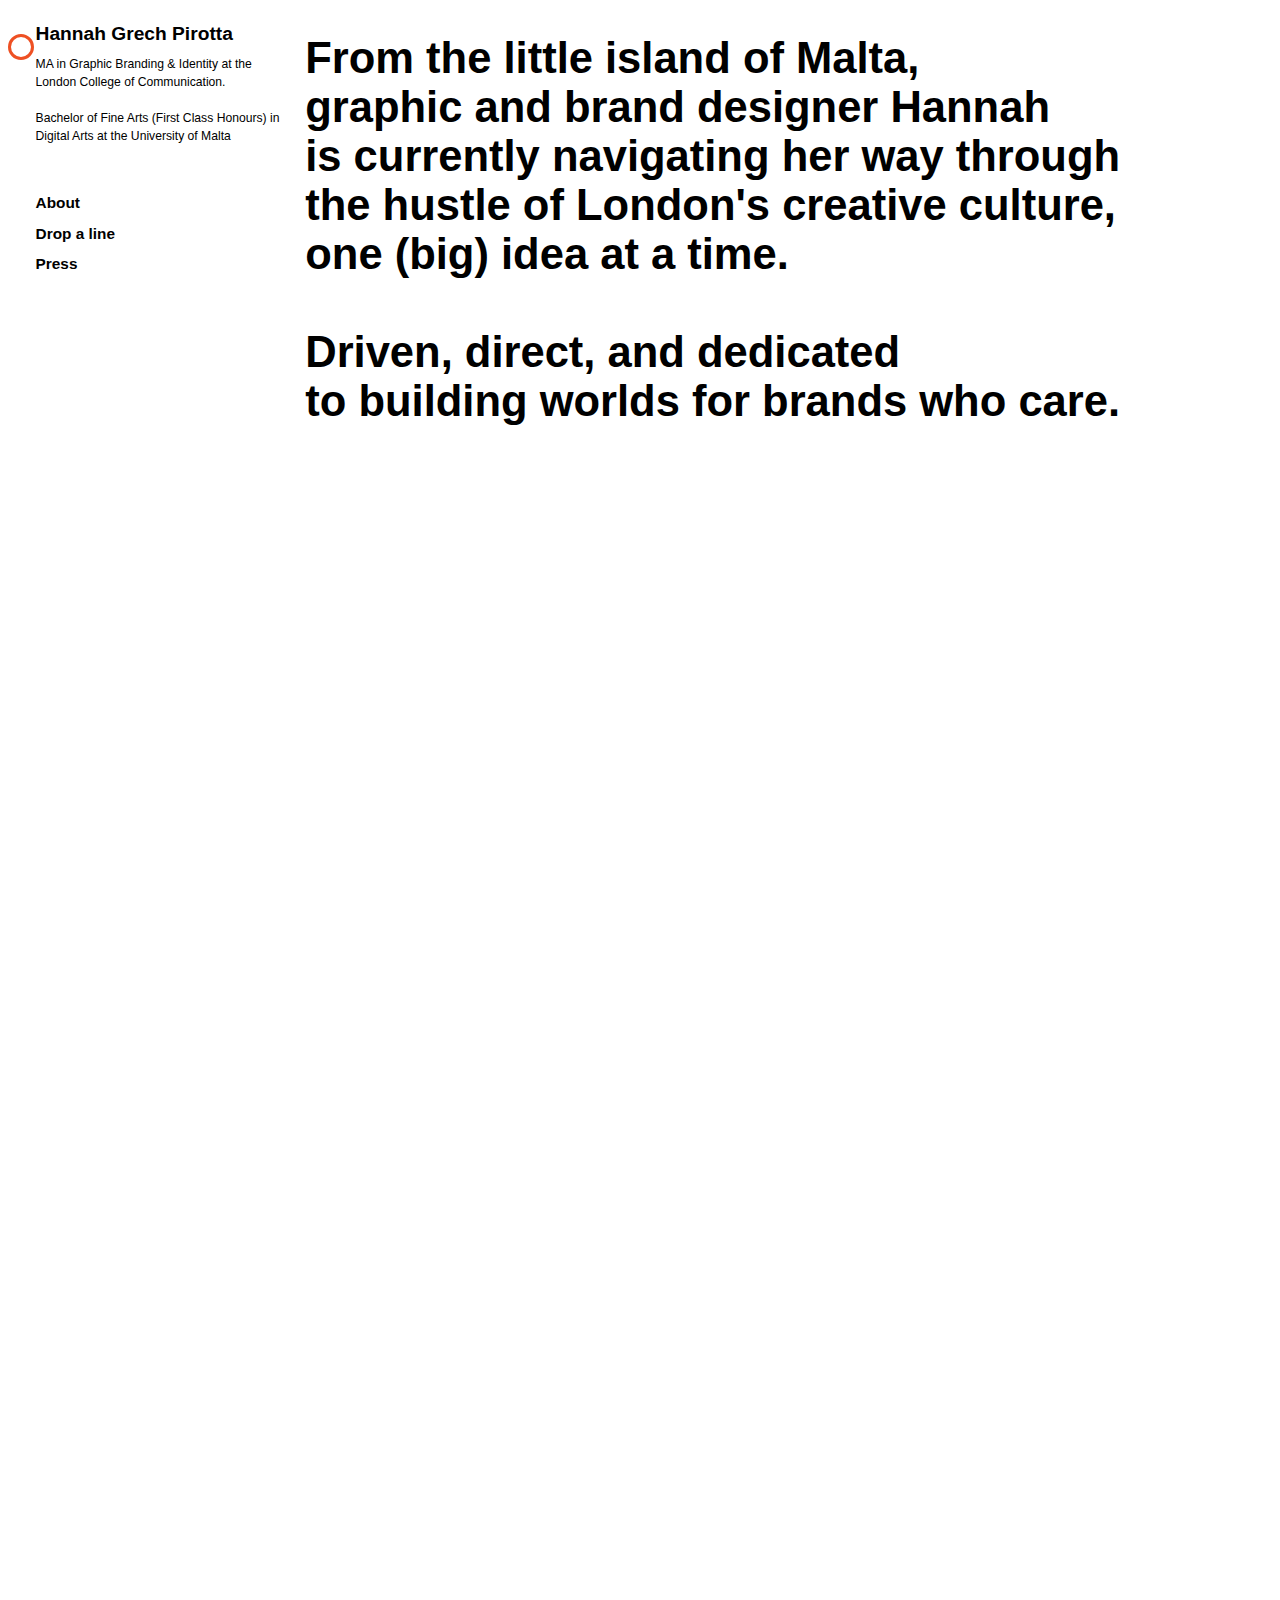
<file: about.html>
<!DOCTYPE html>
<html lang="en">

<head>
    <link rel="stylesheet" href="hgpportfolio.css">

    <link rel="icon" type="image/png" href="imgs/favicon.png" sizes="32x32">

    <title> Hannah Grech Pirotta </title>
</head>

<body>
    <div id="left">
        <a href="index.html">
            <h1 id="hometitle"> Hannah Grech Pirotta </h1>
        </a>
        <p> MA in Graphic Branding & Identity at
            the London College of Communication. 
            <br>
            <br>
            Bachelor of Fine Arts (First Class Honours) in Digital Arts at the University of Malta
            </p>
        <a href="about.html">
            <br>
            <br>
            <h2 class="strike"> About </h2>
        </a>
        <a href="getintouch.html"> 
            <h2 class="strike"> Drop a line </h2> 
        </a>
        <a href="press.html"> 
            <h2 class="strike"> Press </h2> 
        </a>
    </div>

    <div id="right">
        <h6> <span id="bio">From </span> <span id="bio">the </span><span id="bio">little </span>
            <span id="bio">island </span><span id="bio">of </span><span id="bio">Malta, </span></h6>
         <h6> 
            <span id="bio">graphic </span><span id="bio">and </span><span id="bio">brand </span>
            <span id="bio">designer </span><span id="bio">Hannah </span>
         </h6>   
         <h6> 
            <span id="bio">is </span><span id="bio">currently </span><span id="bio">navigating </span>
            <span id="bio">her </span><span id="bio">way </span><span id="bio">through </span>
        </h6>
        <h6>
            <span id="bio">the </span><span id="bio">hustle </span><span id="bio">of </span>
            <span id="bio">London's </span><span id="bio">creative </span><span id="bio">culture, </span>
        </h6>
        <h6> 
            <span id="bio">one </span><span id="bio">(big) </span><span id="bio">idea </span>
            <span id="bio">at </span><span id="bio">a </span><span id="bio">time. </span>
        </h6>
        <h6> 
            <span id="bio"><br> Driven, </span><span id="bio">direct, </span><span id="bio">and </span>
            <span id="bio">dedicated </span>
        </h6>
        <h6> 
            <span id="bio">to </span><span id="bio">building </span><span id="bio">worlds </span>
            <span id="bio">for </span><span id="bio">brands </span><span id="bio">who </span><span id="bio">care.</span>
        </h6>
    </div>


</body>

<div class="cursor"> </div>



    <script>
const cursor = document.querySelector('.cursor');

document.addEventListener('mousemove', e => {
    cursor.setAttribute("style", "top: "+(e.pageY - 10)+"px; left: "+(e.pageX - 10)+"px;")
})

document.addEventListener('click', () => {
    cursor.classList.add("expand");

    setTimeout(() => {
        cursor.classList.remove("expand");
    }, 500)
})
</script>

</html>
</file>
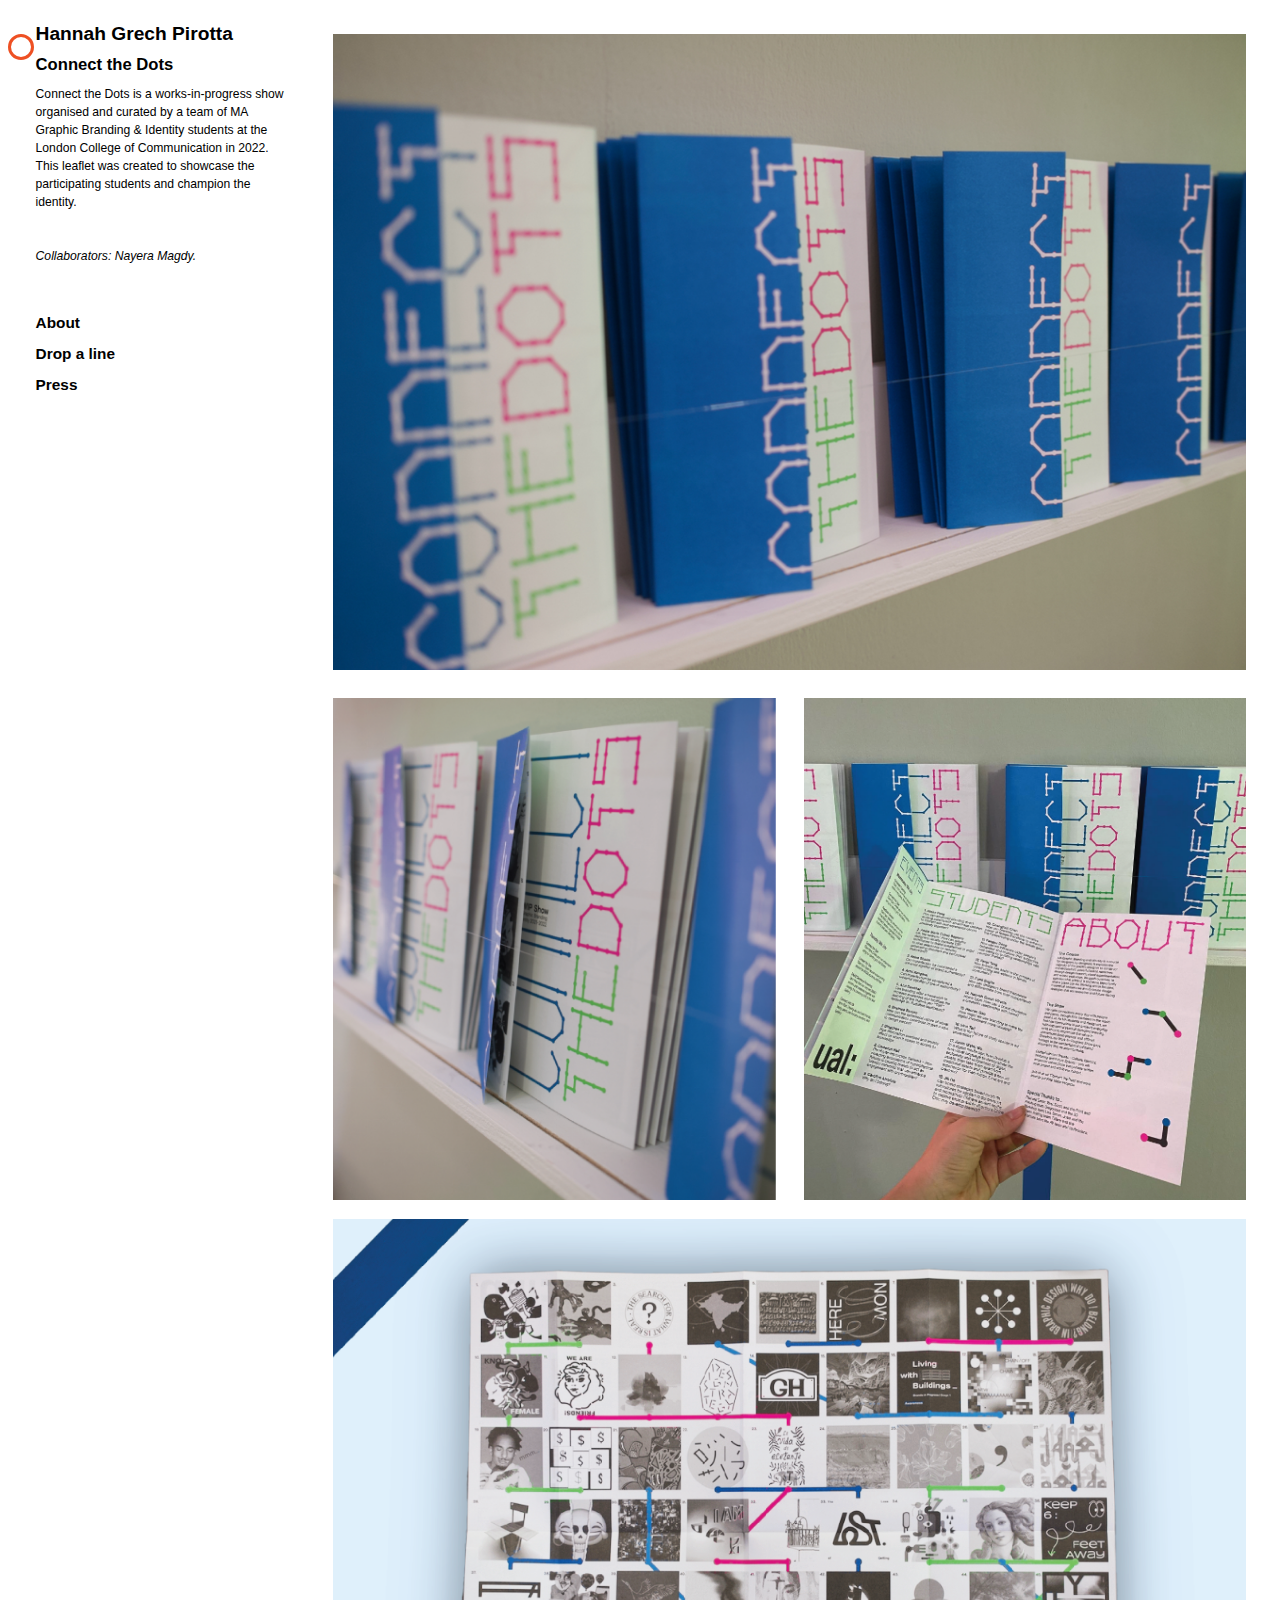
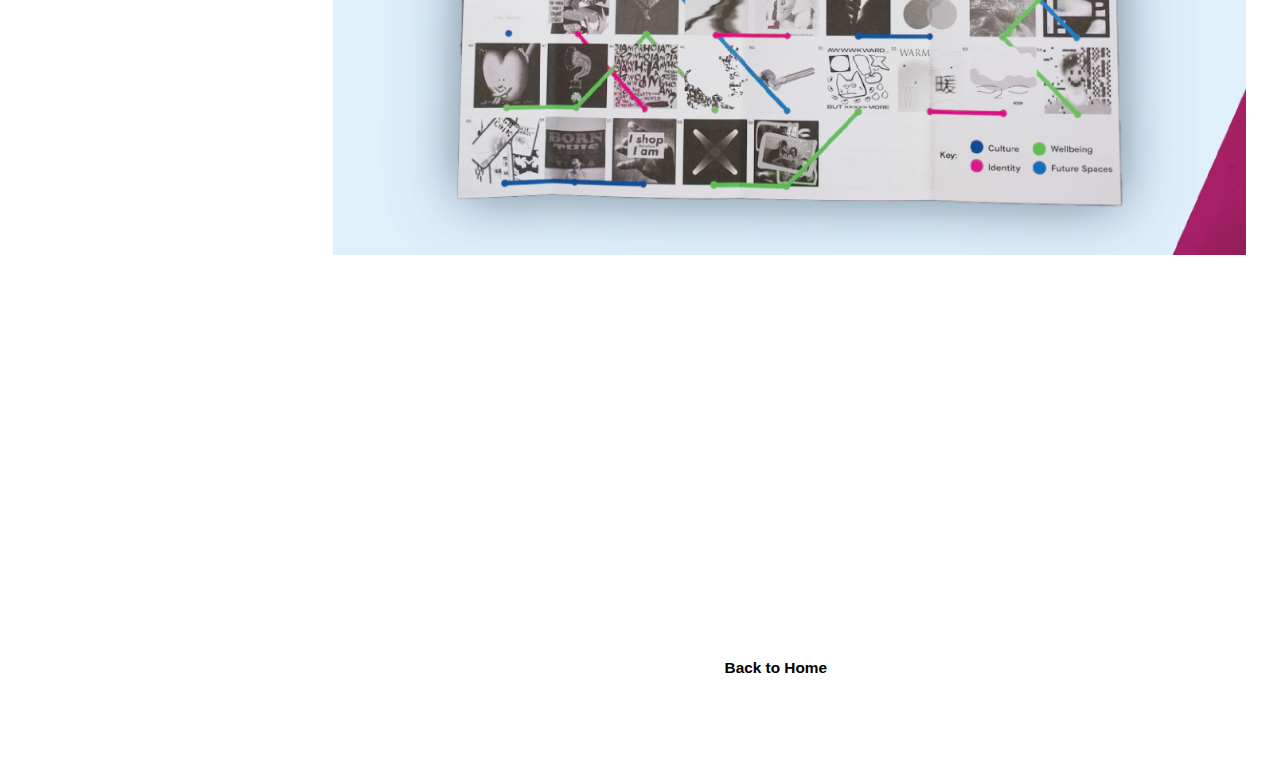
<file: connect.html>
<!DOCTYPE html>
<html lang="en">

<head>
    <link rel="stylesheet" href="hgpportfolio.css">

    <link rel="icon" type="image/png" href="imgs/favicon.png" sizes="32x32">

    <title> Connect the Dots </title>
</head>

<body>
    <div id="left">
        <a href="index.html">
            <h1 id="hometitle"> Hannah Grech Pirotta </h1>
            <h4> Connect the Dots </h4>
        </a>
        <p> Connect the Dots is a works-in-progress show organised and curated by a team of MA Graphic Branding &
            Identity students at the London College of Communication in 2022. This leaflet was created to showcase the
            participating students and champion the identity.
        </p>
        <br>
        <br>
        <p id="italics"> Collaborators: Nayera Magdy.</p>

        <a href="about.html">
            <br>
            <br>
            <h2 class="strike"> About </h2>
        </a>
        <a href="getintouch.html"> 
            <h2 class="strike"> Drop a line </h2> 
        </a>
        <a href="press.html"> 
            <h2 class="strike"> Press </h2> 
        </a>
    </div>

    <div id="right-connect">
        <img src="imgs/connect-home.png" id="homeimg" alt="connect the dots leaflet">

        <img src="imgs/connect-1.png" id="imgleft" alt="connect the dots leaflet">
        <img src="imgs/connect-2.png" id="imgright" alt="connect the dots leaflet">

        <img src="imgs/connect-flat.png" id="homeimg" alt="connect the dots flatlay">
    </div>

    <div id="right-bottom">
        <a href="index.html">
            <h5 class="strikecentre"> Back to Home </h5>
        </a>
    </div>

    <div class="cursor"> </div>



    <script>
const cursor = document.querySelector('.cursor');

document.addEventListener('mousemove', e => {
    cursor.setAttribute("style", "top: "+(e.pageY - 10)+"px; left: "+(e.pageX - 10)+"px;")
})

document.addEventListener('click', () => {
    cursor.classList.add("expand");

    setTimeout(() => {
        cursor.classList.remove("expand");
    }, 500)
})
</script>


</body>

</html>
</file>
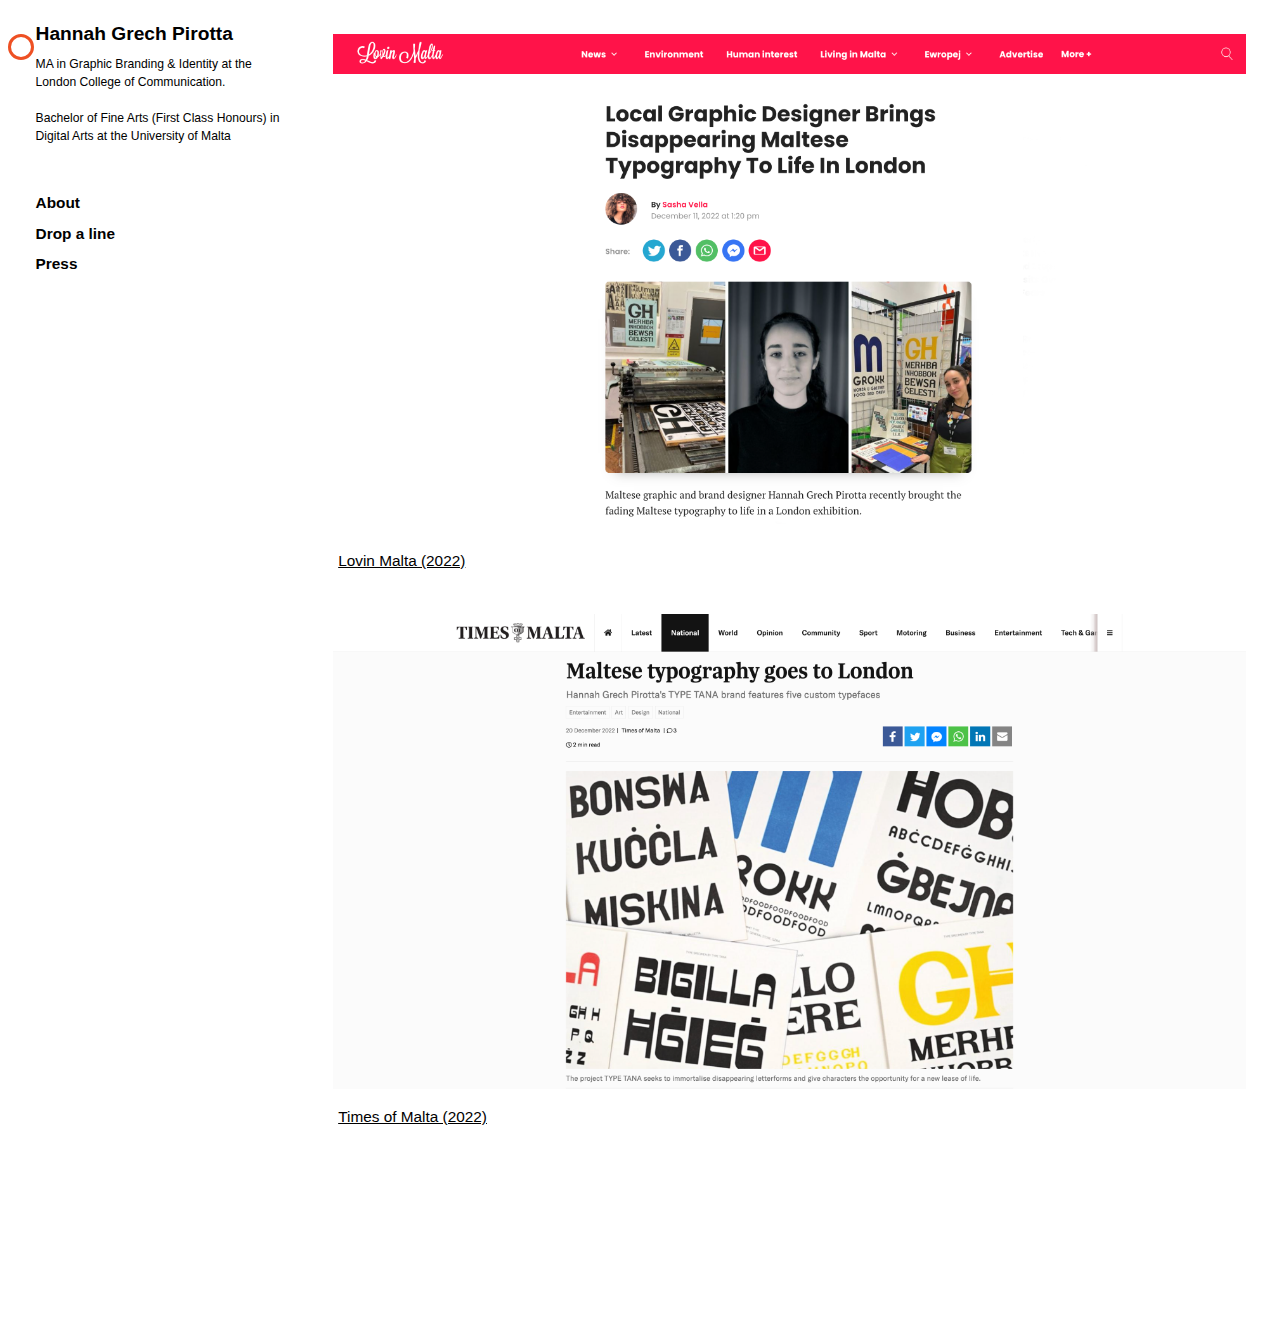
<file: press.html>
<!DOCTYPE html>
<html lang="en">

<head>
    <link rel="stylesheet" href="hgpportfolio.css">

    <link rel="icon" type="image/png" href="imgs/favicon.png" sizes="32x32">

    <title> Hannah Grech Pirotta </title>
</head>

<body>
    <div id="left">
        <a href="index.html">
            <h1 id="hometitle"> Hannah Grech Pirotta </h1>
        </a>
        <p> MA in Graphic Branding & Identity at
            the London College of Communication. 
            <br>
            <br>
            Bachelor of Fine Arts (First Class Honours) in Digital Arts at the University of Malta
            </p>
            <a href="about.html">
                <br>
                <br>
                <h2 class="strike"> About </h2>
            </a>
            <a href="getintouch.html"> 
                <h2 class="strike"> Drop a line </h2> 
            </a>
            <a href="press.html"> 
                <h2 class="strike"> Press </h2> 
            </a>
    </div>

    <div id="right-goldenyears">
        <img src="imgs/press-lovinmalta.png" id="homeimg" alt="Lovin Malta article">
        <a href="https://lovinmalta.com/malta/local-graphic-designer-brings-disappearing-maltese-typography-to-life-in-london/?fbclid=IwAR2gFga67mPPdvj7JPfnaTlOO6khGb4pjsQaOrg2qJmUNxLX8lmKelXN8OM">
            <h3 id="presslink"> Lovin Malta (2022) </h3>
        </a>

        <img src="imgs/press-timesofmalta.png" id="homeimg" alt="Times of Malta article">
        <a href="https://timesofmalta.com/articles/view/maltese-typography-goes-london.1001905">
            <h3 id="presslink"> Times of Malta (2022) </h3>
        </a>
    </div>


</body>

<div class="cursor"> </div>



    <script>
const cursor = document.querySelector('.cursor');

document.addEventListener('mousemove', e => {
    cursor.setAttribute("style", "top: "+(e.pageY - 10)+"px; left: "+(e.pageX - 10)+"px;")
})

document.addEventListener('click', () => {
    cursor.classList.add("expand");

    setTimeout(() => {
        cursor.classList.remove("expand");
    }, 500)
})
</script>

</html>
</file>
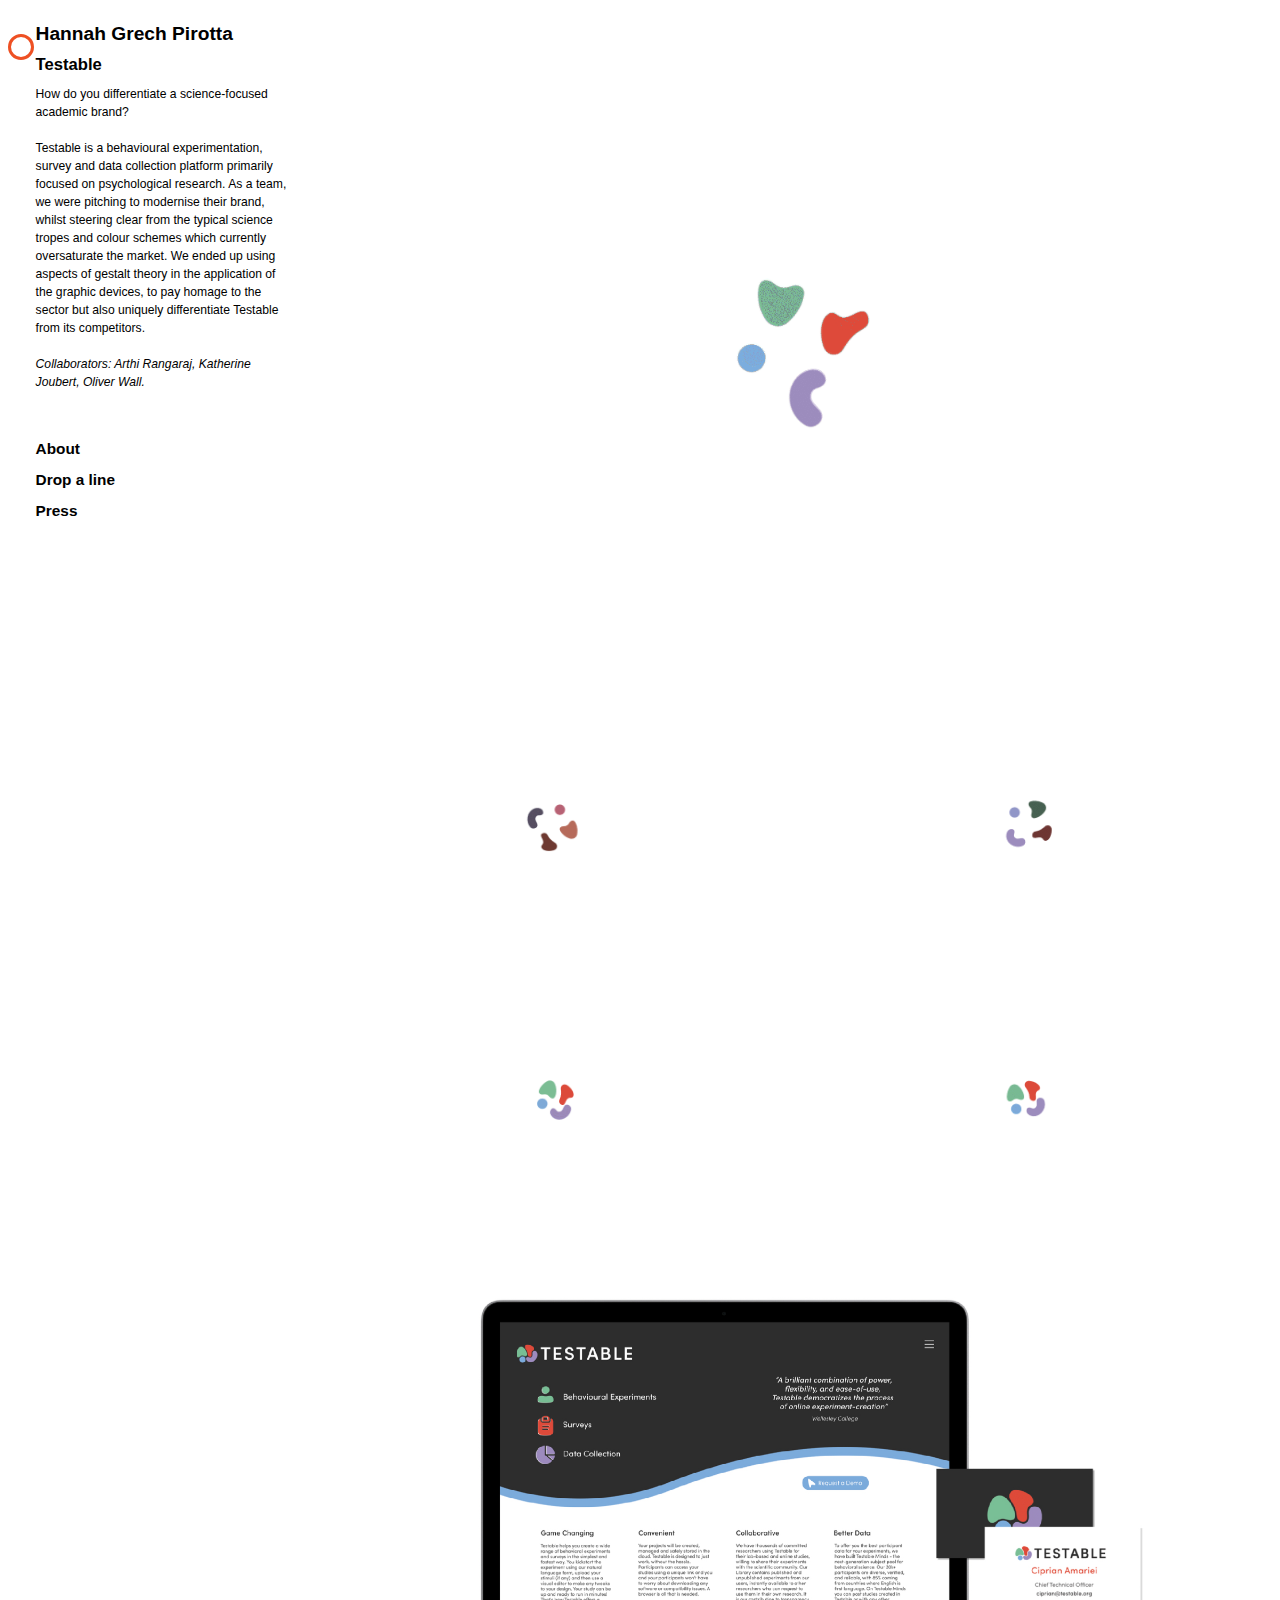
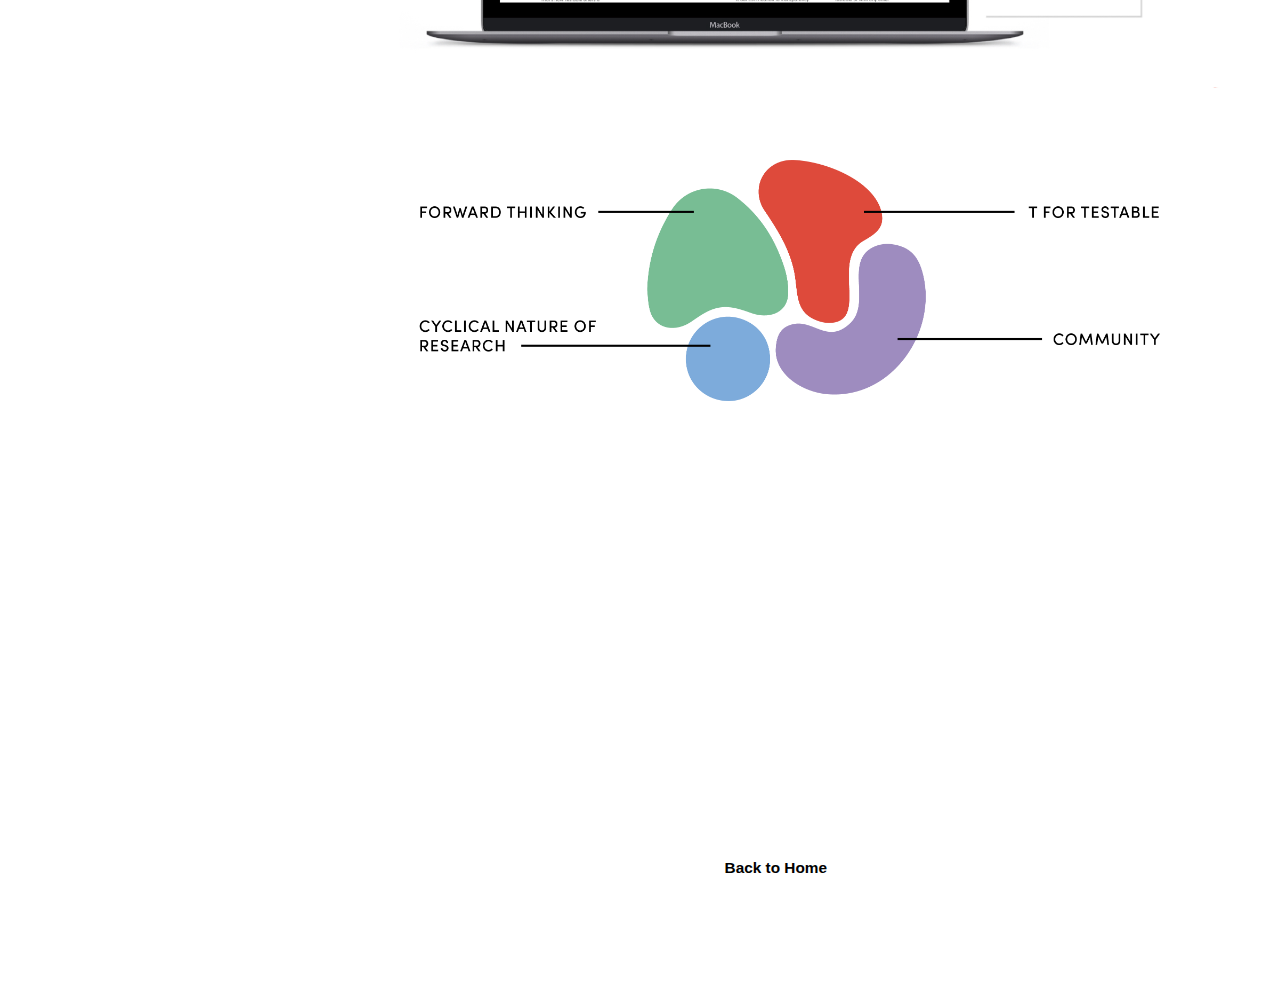
<file: testable.html>
<!DOCTYPE html>
<html lang="en">

<head>
    <link rel="stylesheet" href="hgpportfolio.css">

    <link rel="icon" type="image/png" href="imgs/favicon.png" sizes="32x32">

    <title> Testable </title>
</head>

<body>
    <div id="left">
        <a href="index.html">
            <h1 id="hometitle"> Hannah Grech Pirotta </h1>
            <h4> Testable </h4>
        </a>
        <p> How do you differentiate a science-focused academic brand?
            <br>
            <br>
            Testable is a behavioural experimentation, survey and data collection platform primarily focused on
            psychological research.
            As a team, we were pitching to modernise their brand, whilst steering clear from the typical science tropes
            and colour schemes which currently oversaturate the market.
            We ended up using aspects of gestalt theory in the application of the graphic devices, to pay homage to the
            sector but also uniquely differentiate Testable from its competitors.
            <br>
            <br>
        </p>

        <p id="italics"> Collaborators: Arthi Rangaraj, Katherine Joubert, Oliver Wall.
        </p>


        <a href="about.html">
            <br>
            <br>
            <h2 class="strike"> About </h2>
        </a>
        <a href="getintouch.html"> 
            <h2 class="strike"> Drop a line </h2> 
        </a>
        <a href="press.html"> 
            <h2 class="strike"> Press </h2> 
        </a>
    </div>

    <div id="right-testable">
        <img src="imgs/testable-home.gif" id="homeimg" alt="testable">

        <img src="imgs/testable-class.gif" id="imgleft" alt="testable class">
        <img src="imgs/testable-library.gif" id="imgright" alt="testable library">
        <img src="imgs/testable-minds.gif" id="imgleft" alt="testable minds">
        <img src="imgs/testable-org.gif" id="imgright" alt="testable org">

        <img src="imgs/testable-mockup.png" id="homeimg" alt="testable laptop">
        <img src="imgs/testable-breakdown.png" id="homeimg" alt="testable logo break down">
    </div>

    <div id="right-bottom">
        <a href="index.html">
            <h5 class="strikecentre"> Back to Home </h5>
        </a>
    </div>
    <div class="cursor"> </div>



    <script>
const cursor = document.querySelector('.cursor');

document.addEventListener('mousemove', e => {
    cursor.setAttribute("style", "top: "+(e.pageY - 10)+"px; left: "+(e.pageX - 10)+"px;")
})

document.addEventListener('click', () => {
    cursor.classList.add("expand");

    setTimeout(() => {
        cursor.classList.remove("expand");
    }, 500)
})
</script>



</body>

</html>
</file>
<file: hgpportfolio.css>
html {
  scroll-behavior: smooth;
}

body {
  padding-top: 2%;
  padding-right: 2%;
  
}

.cursor {
  width: 20px;
  height: 20px;
  border: 3px solid #EE5023; 
  border-radius: 50%;
  position: absolute;
  transition-duration: 300ms;
  transition-timing-function: ease-out;
  pointer-events: none;
}

.expand {
  animation: cursorAnim3 .3s forwards;
  border: 3px solid #EE5023;
  fill: #EE5023;
}

@keyframes cursorAnim3 {
  0% {
      transform: scale(1);
  }
  50% {
      transform: scale(2);
  }
  100% {
      transform: scale(1);
  }
}



.small{
  width: 6px;
  height: 6px;
  border: 2px solid #fff;
  border-radius: 50%;
}
.big{
  width: 50px;
  height: 50px;
  border-radius: 50%;
  margin-bottom: 20rem;
  animation-name: stretch;
            animation-duration: 2.0s;
            animation-timing-function: ease-out;
            animation-direction: alternate;
            animation-iteration-count: infinite;
            animation-play-state: running;
}


@keyframes stretch {
            0% {

                opacity: 0.2;
                background-color: green;
                border-radius: 100%;
            }

            50% {
                background-color: orange;
            }

            100% {
                background-color: red;
            }
        }

h1 {
  font-family: 'Avenir', sans-serif;
  color: #000000;
  font-size: 1.5vw;
  text-align: left;
  margin-bottom: 4%;
}

h2 {
  font-family: 'Avenir', sans-serif;
  color: #000000;
  font-size: 1.2vw;
  text-align: left;
  margin-right: 60%;
}

h3 {
  font-family: 'Avenir', sans-serif;
  font-weight: 500;
  color: #000000;
  font-size: 1.2vw;
  text-align: left;
  width: 97%;
  margin-left: 3.5%;
  padding-bottom: 3%;
}

h4 {
  font-family: 'Avenir', sans-serif;
  color: #000000;
  font-size: 1.3vw;
  text-align: left;
  margin-top: 0%;
  margin-bottom: 4%;
}

h5 {
  font-family: 'Avenir', sans-serif;
  color: #000000;
  font-size: 1.2vw;
  text-align: left;
  text-align: center;
}

h6 {
  font-family: 'Avenir', sans-serif;
  color: #000000;
  font-size: 3.4vw;
  text-align: left;
  text-align: left;
  margin-top: 0;
  margin-bottom: 0;
}

#presslink {
  font-family: 'Avenir', sans-serif;
  font-weight: 500;
  color: #000000;
  font-size: 1.2vw;
  text-align: left;
  width: 97%;
  margin-left: 3.5%;
  padding-bottom: 3%;
  text-decoration: underline;
}

#copyright {
  font-family: 'Avenir', sans-serif;
  font-weight: 400;
  color: #000000;
  font-size: 0.95vw;
  text-align: left;
  width: 97%;
  margin-left: 3.5%;
  padding-bottom: 3%;
}

#typetanatour {
  font-family: 'Avenir', sans-serif;
  font-weight: 500;
  color: #000000;
  font-size: 1.2vw;
  text-align: left;
  width: 97%;
  margin-left: 3.5%;
  margin-bottom: 0; 
}

#typetanatour:hover {
  color: #EE5023;
}

#bio:hover {
  color: #EE5023;
}

#icons {
  font-family: 'Avenir', sans-serif;
  font-weight: 500;
  color: #000000;
  font-size: 1.2vw;
  text-align: left;
  width: 97%;
  margin-left: 3.5%;
  padding-bottom: 3%;
  margin-bottom: 0;
  margin-top: 0;

}

#icons:hover {
  color: #EE5023;
}


p {
  font-family: 'Avenir', sans-serif;
  font-weight: 400;
  color: #000000;
  font-size: 0.95vw;
  text-align: left;
  margin-top: 0%;
  line-height: 18px;
  margin-bottom: 0%;
}

#italics {
  font-family: 'Avenir', sans-serif;
  font-weight: 400;
  font-style: italic;
  color: #000000;
  font-size: 0.95vw;
  text-align: left;
  margin-top: 0%;
  line-height: 18px;
  margin-bottom: 0%;
}

#left {
  position: fixed;
  height: 100%;
  left: 0px;
  top: 0px;
  margin-left: 2%;
  width: 20%;
  background-color: rgb(255, 255, 255);
  /*border-right: 2px solid rgb(50, 50, 50); */
  padding: 10px;
}

#right {
  width: 76%;
  height: 5000px;
  left: 0px;
  top: 0px;
  background-color: rgb(255, 255, 255);
  float: right;
}

#right-ciders {
  width: 76%;
  height: 3100px;
  left: 0px;
  top: 0px;
  background-color: rgb(255, 255, 255);
  float: right;
}

#right-testable {
  width: 76%;
  height: 2400px;
  left: 0px;
  top: 0px;
  background-color: rgb(255, 255, 255);
  float: right;
}

#right-climate {
  width: 76%;
  height: 2600px;
  left: 0px;
  top: 0px;
  background-color: rgb(255, 255, 255);
  float: right;
}

#right-sharing {
  width: 76%;
  height: 5650px;
  left: 0px;
  top: 0px;
  background-color: rgb(255, 255, 255);
  float: right;
}

#right-goldenyears {
  width: 76%;
  height: 1300px;
  left: 0px;
  top: 0px;
  background-color: rgb(255, 255, 255);
  float: right;
}

#right-politiquette {
  width: 76%;
  height: 1200px;
  left: 0px;
  top: 0px;
  background-color: rgb(255, 255, 255);
  float: right;
}

#right-paperbags {
  width: 76%;
  height: 1900px;
  left: 0px;
  top: 0px;
  background-color: rgb(255, 255, 255);
  float: right;
}

#right-connect {
  width: 76%;
  height: 2200px;
  left: 0px;
  top: 0px;
  background-color: rgb(255, 255, 255);
  float: right;
}

#right-typetana {
  width: 76%;
  height: 3800px;
  left: 0px;
  top: 0px;
  background-color: rgb(255, 255, 255);
  float: right;
}


#right-bottom {
  width: 76%;
  height: 150px;
  left: 0px;
  top: 0px;
  background-color: rgb(255, 255, 255);
  float: right;
}

/* IMAGES */

#homeimg {
  width: 97%;
  left: 0px;
  top: 0px;
  float: right;
  padding-bottom: 2%;
}

#imgleft {
  width: 47%;
  left: 0px;
  top: 0px;
  float: left;
  margin-left: 3%;
  padding-bottom: 2%;
  padding-top: 1%;
}

#imgright {
  width: 47%;
  left: 0px;
  top: 0px;
  float: right;
  padding-bottom: 2%;
  padding-top: 1%;
}

#imgcentre {
  width: 30.33%;
  left: 0px;
  top: 0px;
  float: center;
  margin-left: 3%;
  padding-bottom: 2%;
  padding-top: 1%;
}

#imgleft2 {
  width: 30.33%;
  left: 0px;
  top: 0px;
  float: left;
  margin-left: 3%;
  padding-bottom: 2%;
  padding-top: 1%;
}

#imgright2 {
  width: 30.33%;
  left: 0px;
  top: 0px;
  float: right;
  padding-bottom: 2%;
  padding-top: 1%;
}

/* HOVER FUNCTIONS */

a,
a:hover,
a:focus,
a:active {
  text-decoration: none;
  color: inherit;
}

#title:hover {
  color: #EE5023;
}

#presslink:hover {
  color: #EE5023;
}

#hometitle:hover {
  color: #EE5023;
}

.strike {
  position: relative;
  display: block;
  cursor: pointer;
}

.strike:before,
span:after {
  content: '';
  position: absolute;
  width: 0%;
  height: 0.15rem;
  top: 50%;
  margin-top: -0.05rem;
  background: #fff;
}

.strike:before {
  left: -0.25rem;
}

.strike:after {
  right: 0.25rem;
  background: #EE5023;
  transition: width 0.8s cubic-bezier(0.22, 0.61, 0.36, 1);
}

.strike:hover:before {
  background: #EE5023;
  width: 100%;
  transition: width 0.5s cubic-bezier(0.22, 0.61, 0.36, 1);
}

.strike:hover:after {
  background: transparent;
  width: 50%;
  transition: 0s;
}

.strikecentre {
  position: relative;
  display: block;
  cursor: pointer;
}

.strikecentre:before,
span:after {
  content: '';
  position: absolute;
  width: 0%;
  height: 0.15rem;
  top: 50%;
  margin-top: -0.05rem;
  background: #fff;
}

.strikecentre:before {
  left: 42%;
}

.strikecentre:after {
  right: 10%;
  background: #EE5023;
  transition: width 0.8s cubic-bezier(0.22, 0.61, 0.36, 1);
}

.strikecentre:hover:before {
  background: #EE5023;
  width: 16%;
  transition: width 0.5s cubic-bezier(0.22, 0.61, 0.36, 1);
}

.strikecentre:hover:after {
  background: transparent;
  width: 16%;
  transition: 0s;
}
</file>
